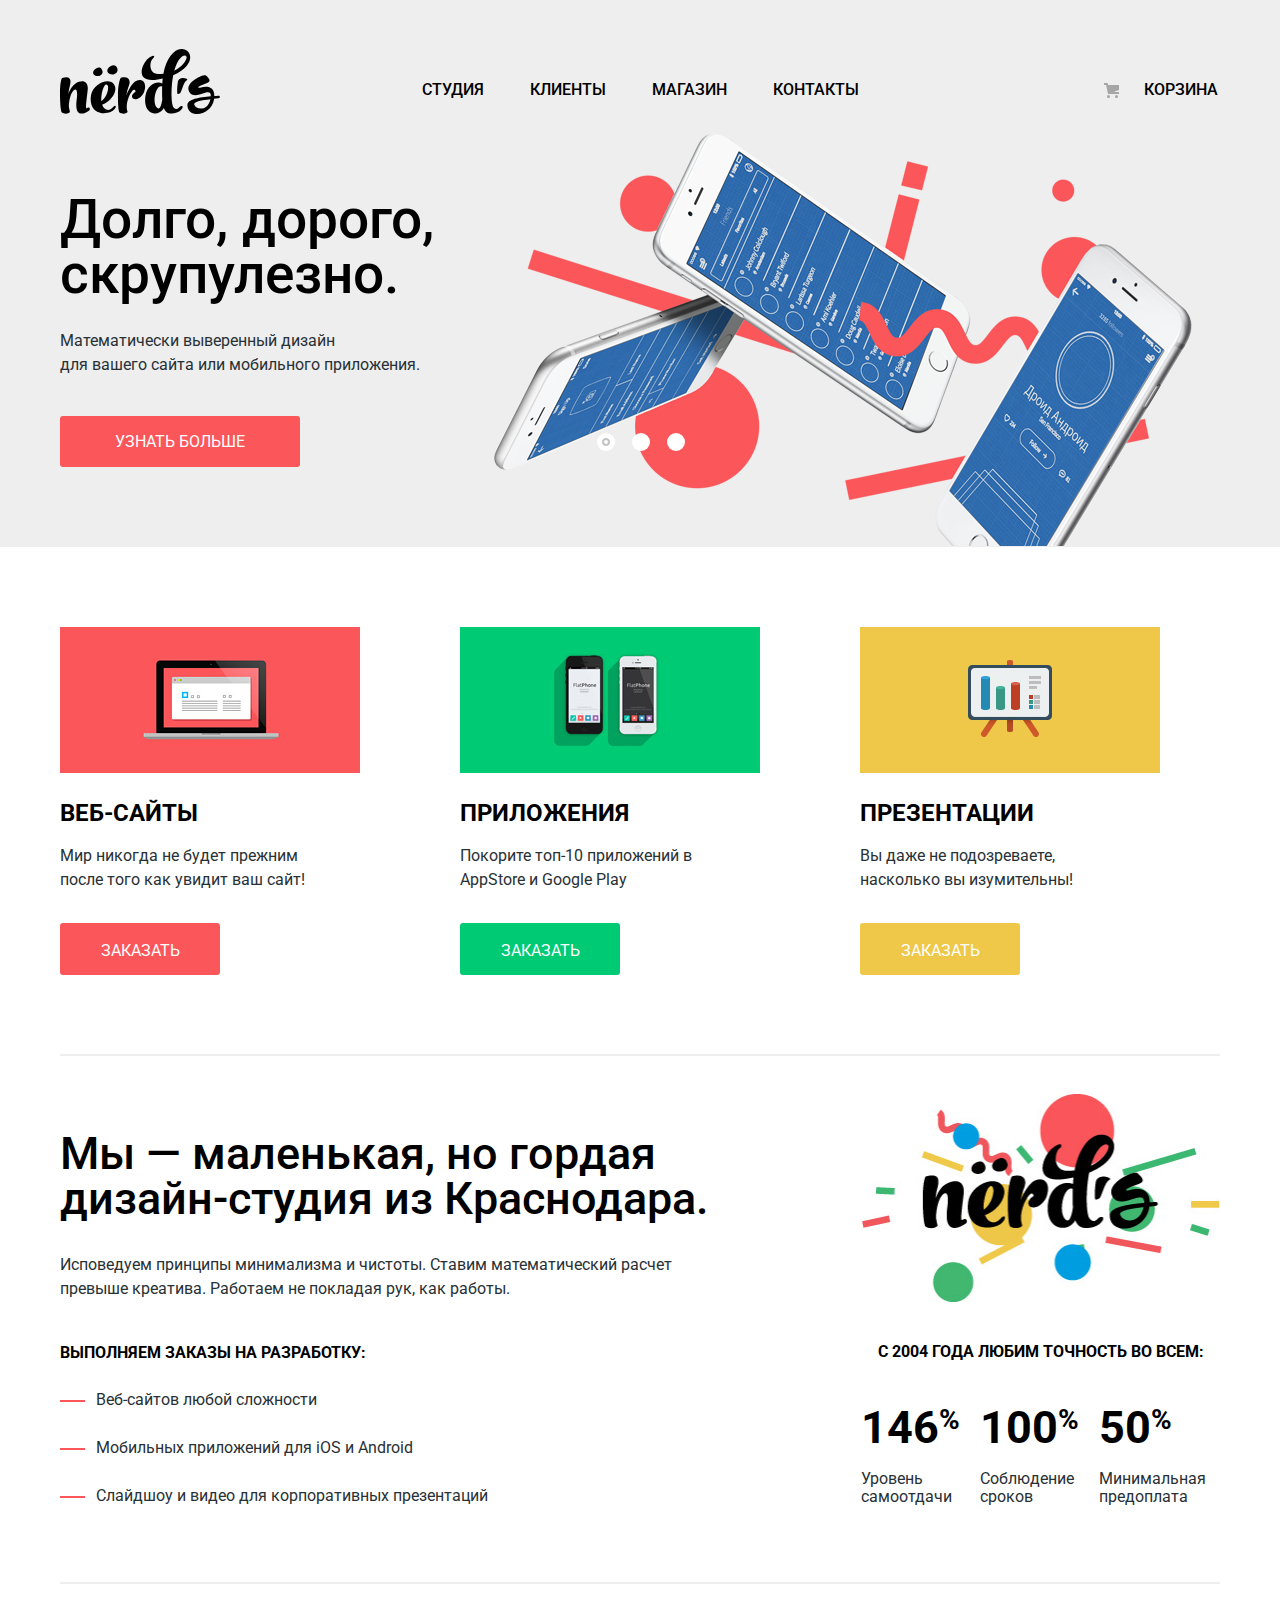
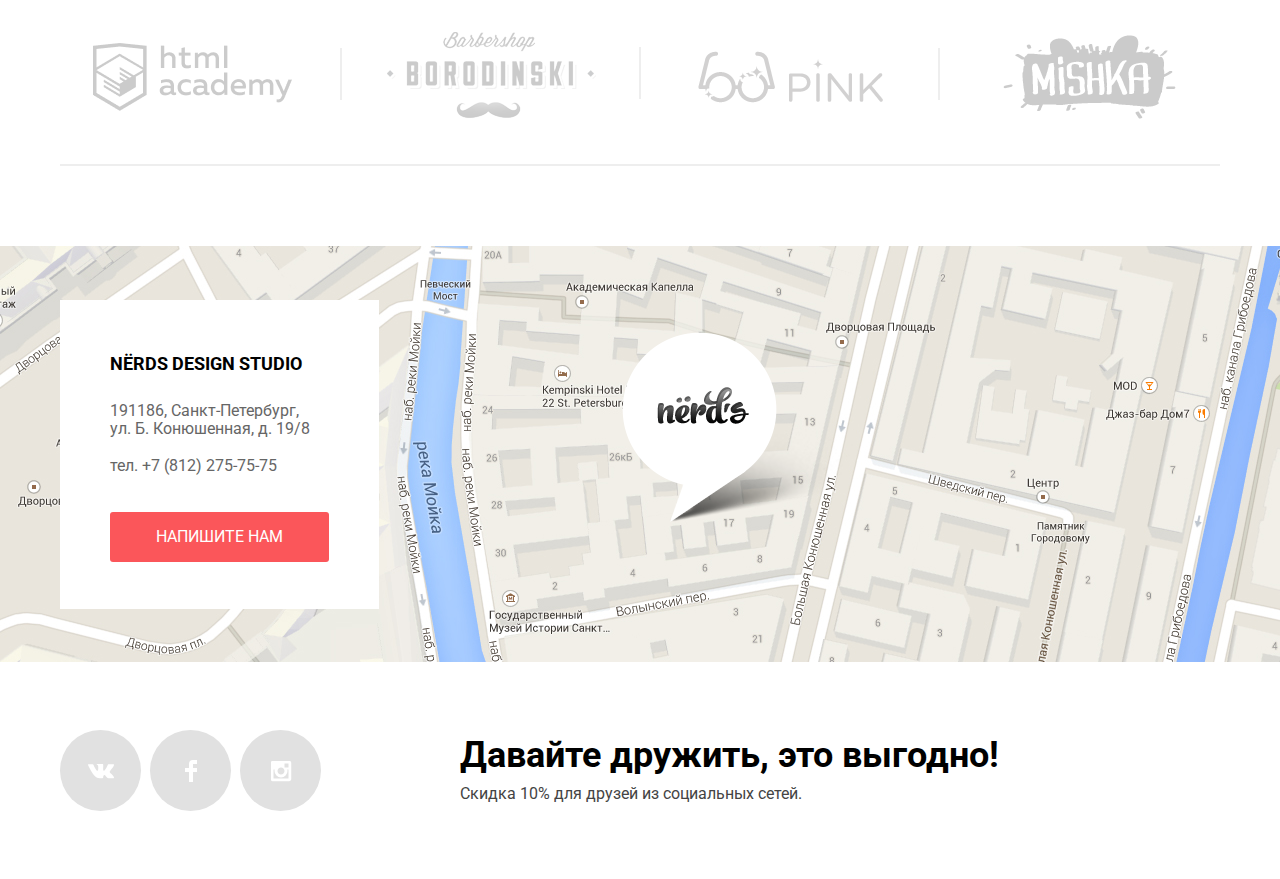
<file: index.html>
<!DOCTYPE html>
<html class="page" lang="ru">
  <head>
    <meta charset="utf-8">
    <title>HTML Academy: Нёрдс</title>
    <link href="https://fonts.googleapis.com/css2?family=Roboto:wght@400;500;700&display=swap" rel="stylesheet">
    <link href="css/normalize.min.css" rel="stylesheet">
    <link href="css/style.min.css" rel="stylesheet">
  </head>

  <body class="page-body">
    <header class="main-header">
      <div class="inner">
        <nav class="main-navigation">
          <a class="main-header-logo">
            <img src="img/nerds-logo.svg" width="160" height="65" alt="Логотип дизайн-студии «Nerds»">
          </a>
          <ul class="site-navigation">
            <li class="site-navigation-item"><a class="site-navigation-link" href="blank.html">Студия</a></li>
            <li class="site-navigation-item"><a class="site-navigation-link" href="blank.html">Клиенты</a></li>
            <li class="site-navigation-item"><a class="site-navigation-link" href="catalog.html">Магазин</a></li>
            <li class="site-navigation-item"><a class="site-navigation-link" href="blank.html">Контакты</a></li>
          </ul>
          <a class="cart" href="blank.html">Корзина</a>
        </nav>
      </div>
    </header>

    <main>
      <h1 class="visually-hidden">Дизайн-студия «Nerds»</h1>
      <section class="features">
        <div class="inner">
          <h2 class="visually-hidden">Преимущества</h2>        
          <ul class="features-list">
            <li class="feature-item slide slide-current">
              <h3 class="feature-item-slogan">Долго, дорого,<br>скрупулезно.</h3>
              <p class="feature-item-desc">Математически выверенный дизайн<br>для вашего сайта или мобильного приложения.</p>
              <a class="button learn-more-button" href="#">Узнать больше</a>
            </li>
            <li class="feature-item slide">
              <h3 class="feature-item-slogan">Любим математику<br>как никто другой.</h3>
              <p class="feature-item-desc">Никакого креатива, только математические формулы<br>для расчета идеальных пропорций.</p>
              <a class="button learn-more-button" href="#">Узнать больше</a>
            </li>
            <li class="feature-item slide">
              <h3 class="feature-item-slogan">Только ночь,<br>только хардкор</h3>
              <p class="feature-item-desc">Работать днем, как все? Мы против этого.<br>Ближе к полуночи работа только начинается.</p>
              <a class="button learn-more-button" href="#">Узнать больше</a>
            </li>
          </ul>
          <div class="slider-switches">
            <button class="slider-switch current-switch" type="button" aria-label="Первый слайд"></button>
            <button class="slider-switch" type="button" aria-label="Второй слайд"></button>
            <button class="slider-switch" type="button" aria-label="Третий слайд"></button>
          </div>
        </div>
      </section>

      <section class="services">
        <h2 class="visually-hidden">Услуги</h2>
        <div class="inner">
          <ul class="services-list">
            <li class="service-item">
              <article class="service-card">
                <img class="service-card-img" src="img/illustration-1.png" width="300" height="146" alt="Веб-сайты">
                <h3 class="service-card-title">Веб-сайты</h3>
                <p class="service-card-text">Мир никогда не будет прежним после того как увидит ваш сайт!</p>
                <a class="button button-red" href="#">Заказать</a>
              </article>
            </li>
        
            <li class="service-item">
              <article class="service-card">
                <img class="service-card-img" src="img/illustration-2.png" width="300" height="146" alt="Приложения">
                <h3 class="service-card-title">Приложения</h3>
                <p class="service-card-text">Покорите топ-10 приложений в AppStore и Google Play</p>
                <a class="button button-green" href="#">Заказать</a>
              </article>
            </li>
        
            <li class="service-item">
              <article class="service-card">
                <img class="service-card-img" src="img/illustration-3.png" width="300" height="146" alt="Презентации">
                <h3 class="service-card-title">Презентации</h3>
                <p class="service-card-text">Вы даже не подозреваете, насколько вы изумительны!</p>
                <a class="button button-yellow" href="#">Заказать</a>
              </article>
            </li>
          </ul>
        </div>
      </section>

      <div class="studio-statistics">
        <div class="inner">
          <section class="about-studio">
            <h2 class="visually-hidden">О компании</h2>
            <p class="about-studio-title">Мы&nbsp;&mdash; маленькая, но&nbsp;гордая дизайн-студия из&nbsp;Краснодара.</p>
            <p class="about-studio-text">
              Исповедуем принципы минимализма и&nbsp;чистоты. Ставим математический расчет превыше креатива. Работаем не&nbsp;покладая рук, как работы.
            </p>
            <h3 class="about-studio-list-title">Выполняем заказы на разработку:</h3>
            <ul class="studio-list">
              <li class="studio-list-item">
                Веб-сайтов любой сложности
              </li>
              <li class="studio-list-item">
               Мобильных приложений для iOS и Android
              </li>
              <li class="studio-list-item">
               Слайдшоу и видео для корпоративных презентаций
              </li>
            </ul>
          </section>
        
          <section class="statistics">
            <h2 class="visually-hidden">Показатели</h2>
            <img class="statistics-main-logo" src="img/nerds-illustration.png" width="360" height="208" alt="Логотип студии">
            <h3 class="percent-list-title">С 2004 года любим точность во всем:</h3>
            <ul class="percent-list">
              <li class="percent-item">
                <p class="percent-value">146<sup>%</sup></p>
                <p class="percent-description">Уровень самоотдачи</p>
              </li>
              <li class="percent-item">
                <p class="percent-value">100<sup>%</sup></p>
                <p class="percent-description">Соблюдение сроков</p>
              </li>
              <li class="percent-item">
                <p class="percent-value">50<sup>%</sup></p>
                <p class="percent-description">Минимальная предоплата</p>
              </li>
            </ul>
          </section>
        </div>
      </div>

      <section class="partners">
        <div class="inner">
          <h2 class="visually-hidden">Партнеры</h2>
          <ul class="partners-list">
            <li class="partners-item">
              <a class="partners-link" href="https://htmlacademy.ru/intensive/htmlcss">
                <img class="partner-logo" src="img/logo-1-1.png" width="199" height="68" alt="HTML Academy">
              </a>
            </li>
            <li class="partners-item">
              <a class="partners-link" href="#">
                <img class="partner-logo" src="img/logo-2-2.png" width="209" height="90" alt="Барбершоп">
              </a>
            </li>
            <li class="partners-item">
              <a class="partners-link" href="#">
                <img class="partner-logo" src="img/logo-3-3.png" width="185" height="52" alt="PINK">
              </a>
            </li>
            <li class="partners-item">
              <a class="partners-link" href="#">
                <img class="partner-logo" src="img/logo-4-4.png" width="173" height="84" alt="MISHKA">
              </a>
            </li>
          </ul>
        </div>
      </section>

      <section class="contacts">
        <div class="inner">
        <h2 class="visually-hidden">Контактная информация</h2>
        <iframe src="https://www.google.com/maps/embed?pb=!1m18!1m12!1m3!1d1317.59711710512!2d38.269995651551724!3d55.419983666983484!2m3!1f0!2f0!3f0!3m2!1i1024!2i768!4f13.1!3m3!1m2!1s0x414a9115eaed6e1f%3A0x706f4c659200418b!2z0YPQuy4g0JrQvtC90Y7RiNC10L3QvdCw0Y8sIDE5LCDQkdGA0L7QvdC90LjRhtGLLCDQnNC-0YHQutC-0LLRgdC60LDRjyDQvtCx0LsuLCAxNDAxNzA!5e0!3m2!1sru!2sru!4v1591957918857!5m2!1sru!2sru" height="416" allowfullscreen title="Офис студии по адресу Санкт-Петербург, ул. Б. Конюшенная, д. 19/8"></iframe>
        <img class="map-marker-img" src="img/map-marker.png" width="231" height="190" alt="Маркер">
          <div class="contact-info">
            <h3 class="contact-info-title">N&Euml;rds design studio</h3>
            <address>191186, Санкт-Петербург,<br>ул. Б. Конюшенная, д. 19/8</address>
            <p class="contact-tel"><a class="tel" href="tel:+78122757575">тел. +7 (812) 275-75-75</a></p>
            <a class="button contact-info-button" href="#">Напишите нам</a>
          </div>
        </div>
      </section>
    </main>

    <footer class="main-footer">
      <div class="inner">
        <section class="social">
          <h3 class="visually-hidden">Соцсети</h3>
          <ul class="social-list">
            <li class="social-item">
              <a class="social-link social-link-vk" href="#"><span class="visually-hidden">Vkontakte</span></a>
            </li>
            <li class="social-item">
              <a class="social-link social-link-fb" href="#"><span class="visually-hidden">Facebook</span></a>
            </li>
            <li class="social-item">
              <a class="social-link social-link-insta" href="#"><span class="visually-hidden">Instagram</span></a>
            </li>
          </ul>
        </section>
        <div class="main-footer-slogan">
          <h3 class="footer-slogan-title">Давайте дружить, это выгодно!</h3>
          <p class="footer-slogan-text">Скидка 10% для друзей из социальных сетей.</p>
        </div>
      </div>
    </footer>

    <section class="modal-feedback">
      <h2 class="feedback-form-title">Напишите нам</h2>    
      <form class="feedback-form" action="https://echo.htmlacademy.ru" method="post">
        <div class="feedback-form-fields">
          <p class="field">            
            <label class="field-label" for="appointment-name">Ваше имя:</label>
            <input class="field-input" id="appointment-name" type="text" name="name" placeholder="Имя Фамилия" required>
          </p>
          <p class="field">
            <label class="field-label" for="appointment-email">Ваш email:</label>
            <input class="field-input" id="appointment-email" type="email" name="email" placeholder="email@example.com" required>
          </p>
        </div>
        <p class="field">
          <label class="field-label" for="message-field">Текст письма:</label>
          <textarea class="field-input" id="message-field" name="message" rows="5" cols="100" placeholder="В свободной форме" required></textarea>
          </p>
          <button type="submit" class="button feedback-button">Отправить</button>
      </form>
      <button type="button" class="close-button" aria-label="Закрыть"></button>
    </section>

    <script src="js/script.min.js"></script>
  </body>
</html>
</file>
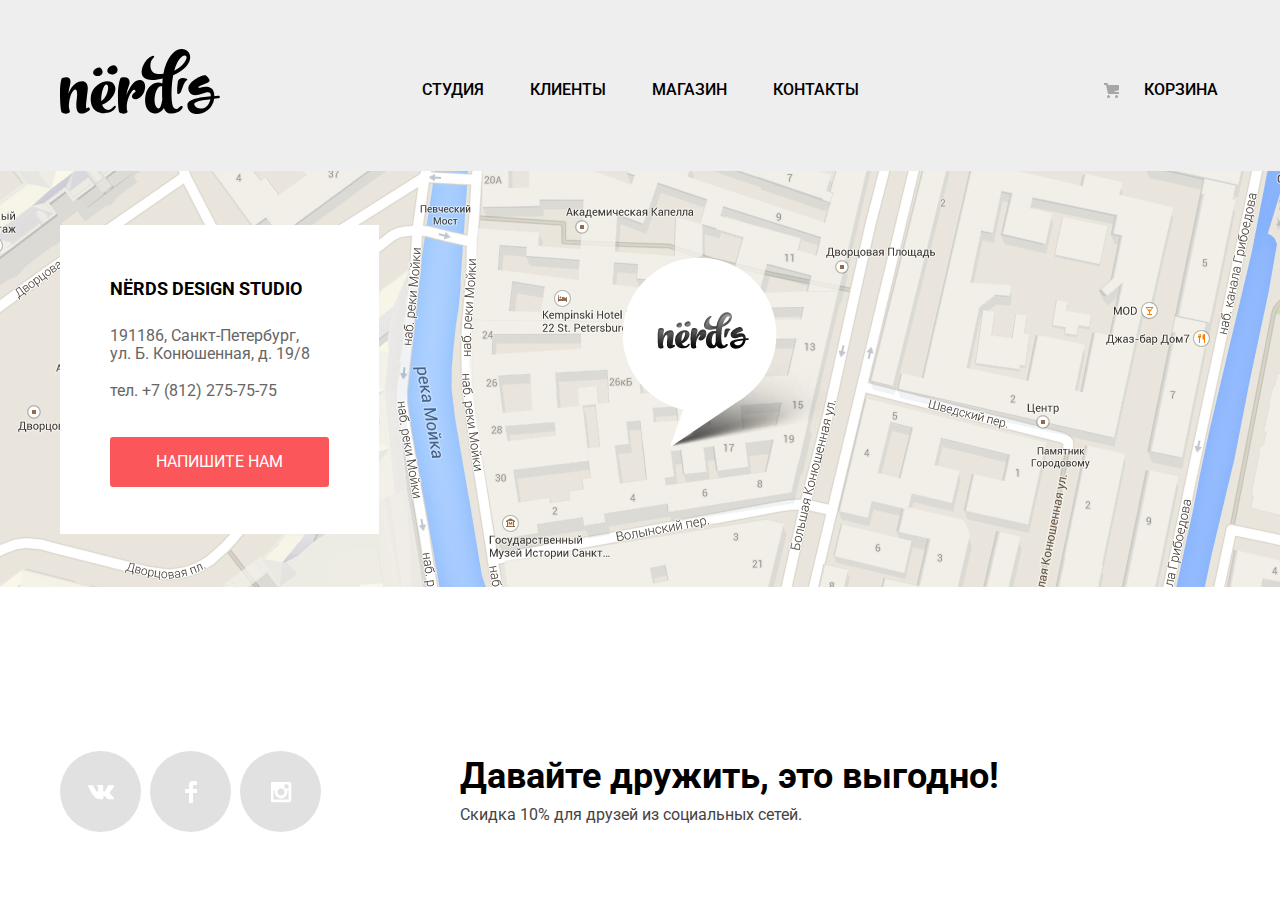
<file: blank.html>
<!DOCTYPE html>
<html class="page" lang="ru">
  <head>
    <meta charset="utf-8">
    <title>HTML Academy: Нёрдс</title>
    <link href="https://fonts.googleapis.com/css2?family=Roboto:wght@400;500;700&display=swap" rel="stylesheet">
    <link href="css/normalize.min.css" rel="stylesheet">
    <link href="css/style.min.css" rel="stylesheet">
  </head>

  <body class="page-body">
    <header class="main-header">
      <div class="inner">
        <nav class="main-navigation">
          <a class="main-header-logo header-logo-link" href="index.html">
            <img src="img/nerds-logo.svg" width="160" height="65" alt="Логотип дизайн-студии «Nerds»">
          </a>
          <ul class="site-navigation">
            <li class="site-navigation-item"><a class="site-navigation-link" href="blank.html">Студия</a></li>
            <li class="site-navigation-item"><a class="site-navigation-link" href="blank.html">Клиенты</a></li>
            <li class="site-navigation-item"><a class="site-navigation-link" href="catalog.html">Магазин</a></li>
            <li class="site-navigation-item"><a class="site-navigation-link" href="blank.html">Контакты</a></li>
          </ul>
          <a class="cart" href="blank.html">Корзина</a>
        </nav>
      </div>
    </header>

    <main>
      <section class="contacts">
        <div class="inner">
        <h2 class="visually-hidden">Контактная информация</h2>
        <iframe src="https://www.google.com/maps/embed?pb=!1m18!1m12!1m3!1d1317.59711710512!2d38.269995651551724!3d55.419983666983484!2m3!1f0!2f0!3f0!3m2!1i1024!2i768!4f13.1!3m3!1m2!1s0x414a9115eaed6e1f%3A0x706f4c659200418b!2z0YPQuy4g0JrQvtC90Y7RiNC10L3QvdCw0Y8sIDE5LCDQkdGA0L7QvdC90LjRhtGLLCDQnNC-0YHQutC-0LLRgdC60LDRjyDQvtCx0LsuLCAxNDAxNzA!5e0!3m2!1sru!2sru!4v1591957918857!5m2!1sru!2sru" height="416" allowfullscreen title="Офис студии по адресу Санкт-Петербург, ул. Б. Конюшенная, д. 19/8"></iframe>
        <img class="map-marker-img" src="img/map-marker.png" width="231" height="190" alt="Маркер">
          <div class="contact-info">
            <h3 class="contact-info-title">N&Euml;rds design studio</h3>
            <address>191186, Санкт-Петербург,<br>ул. Б. Конюшенная, д. 19/8</address>
            <p class="contact-tel"><a class="tel" href="tel:+78122757575">тел. +7 (812) 275-75-75</a></p>
            <a class="button contact-info-button" href="#">Напишите нам</a>
          </div>
        </div>
      </section>
    </main>

    <footer class="main-footer">
      <div class="inner">
        <section class="social">
          <h3 class="visually-hidden">Соцсети</h3>
          <ul class="social-list">
            <li class="social-item">
              <a class="social-link social-link-vk" href="#"><span class="visually-hidden">Vkontakte</span></a>
            </li>
            <li class="social-item">
              <a class="social-link social-link-fb" href="#"><span class="visually-hidden">Facebook</span></a>
            </li>
            <li class="social-item">
              <a class="social-link social-link-insta" href="#"><span class="visually-hidden">Instagram</span></a>
            </li>
          </ul>
        </section>
        <div class="main-footer-slogan">
          <h3 class="footer-slogan-title">Давайте дружить, это выгодно!</h3>
          <p class="footer-slogan-text">Скидка 10% для друзей из социальных сетей.</p>
        </div>
      </div>
    </footer>

    <section class="modal-feedback">
      <h2 class="feedback-form-title">Напишите нам</h2>    
      <form class="feedback-form" action="https://echo.htmlacademy.ru" method="post">
        <div class="feedback-form-fields">
          <p class="field">            
            <label class="field-label" for="appointment-name">Ваше имя:</label>
            <input class="field-input" id="appointment-name" type="text" name="name" placeholder="Имя Фамилия" required>
          </p>
          <p class="field">
            <label class="field-label" for="appointment-email">Ваш email:</label>
            <input class="field-input" id="appointment-email" type="email" name="email" placeholder="email@example.com" required>
          </p>
        </div>
        <p class="field">
          <label class="field-label" for="message-field">Текст письма:</label>
          <textarea class="field-input" id="message-field" name="message" rows="5" cols="100" placeholder="В свободной форме" required></textarea>
          </p>
          <button type="submit" class="button feedback-button">Отправить</button>
      </form>
      <button type="button" class="close-button" aria-label="Закрыть"></button>
    </section>

    <script src="js/script.min.js"></script>
  </body>
</html>
</file>
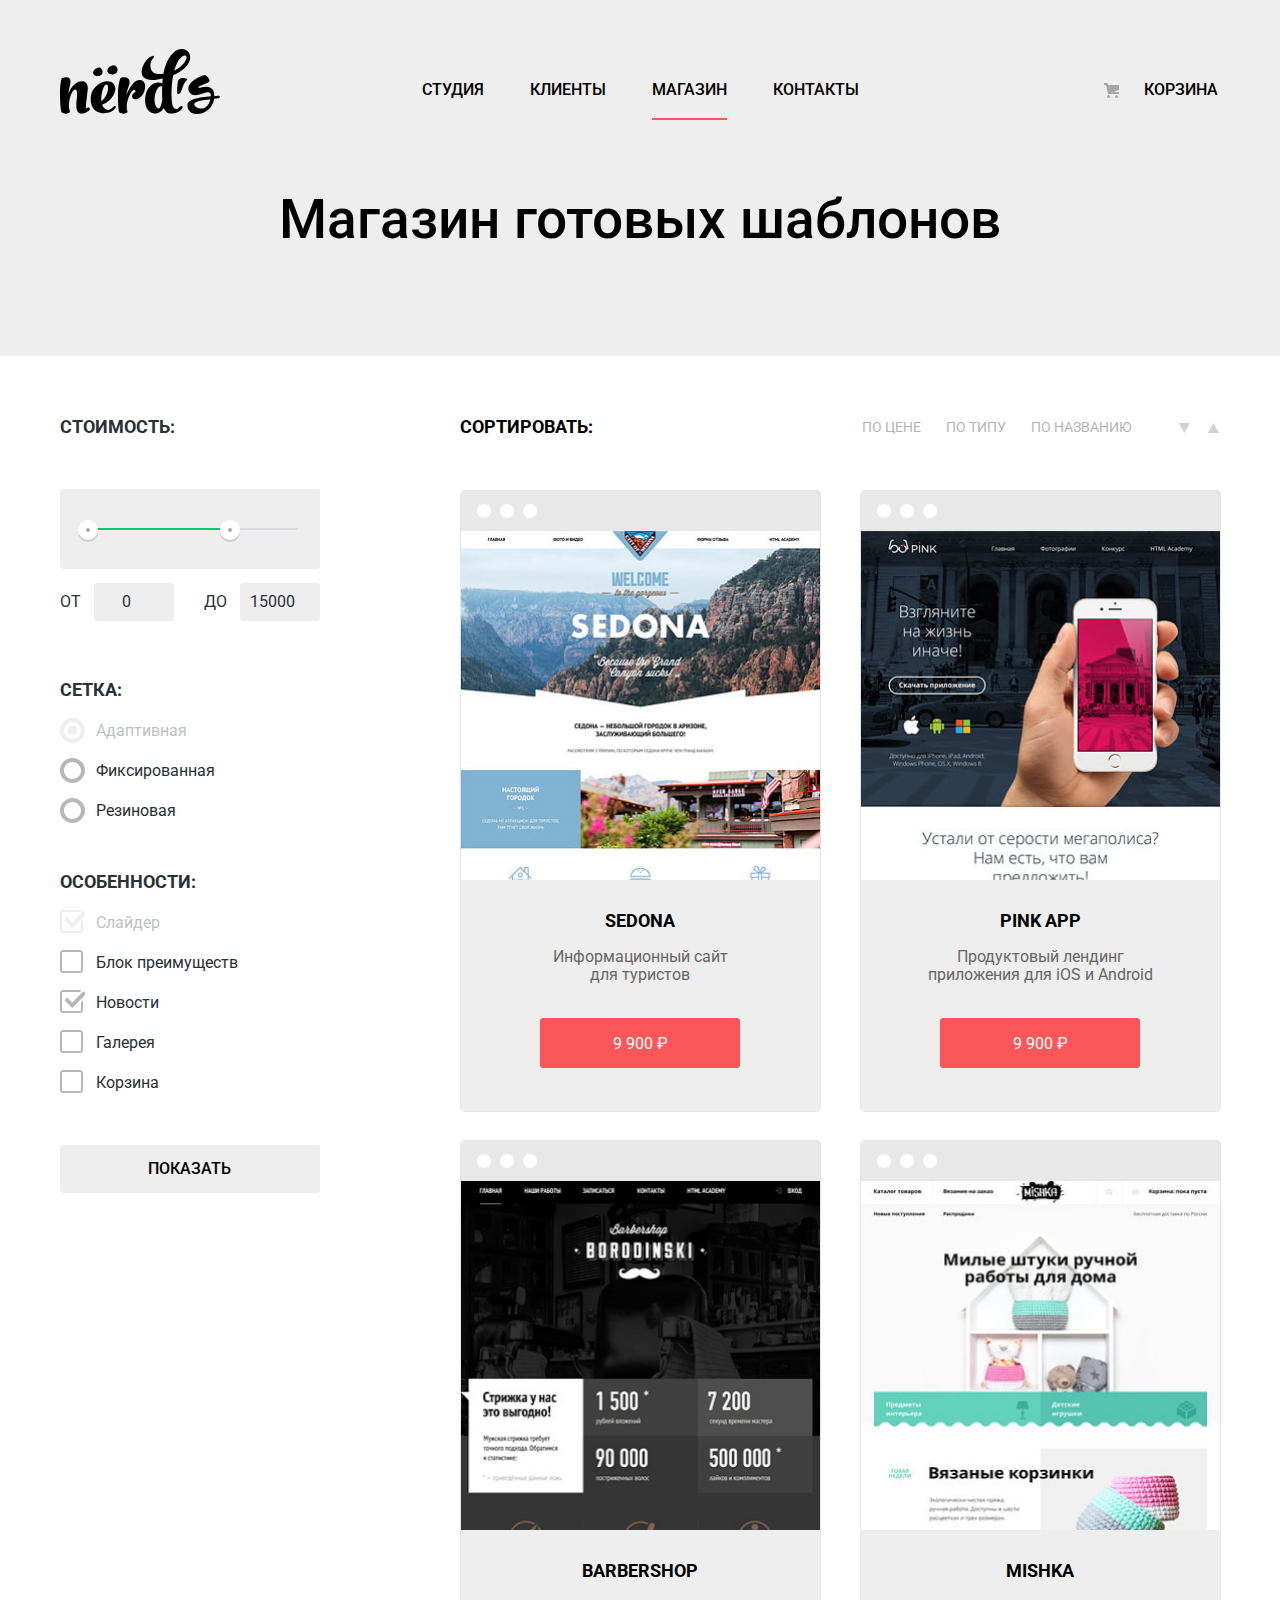
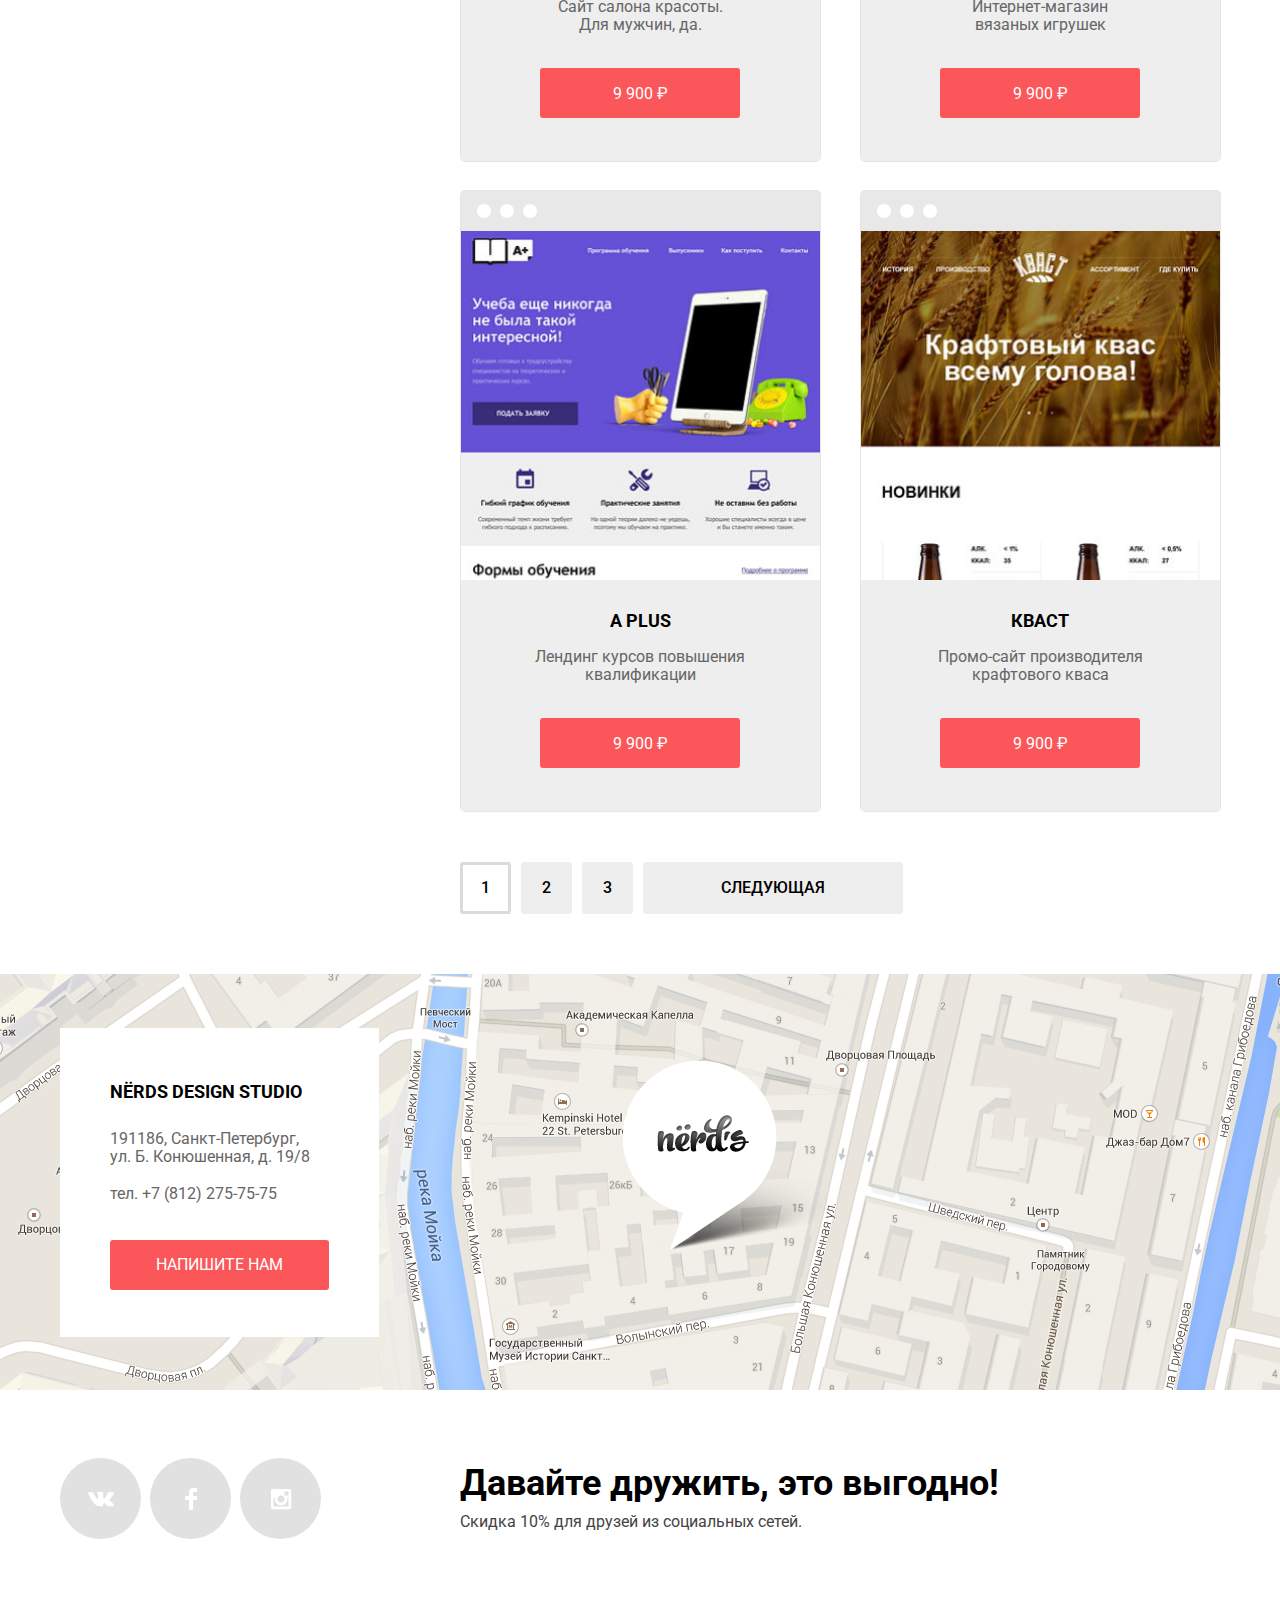
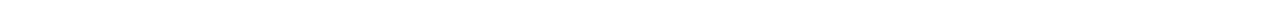
<file: catalog.html>
<!DOCTYPE html>
<html class="page" lang="ru">
  <head>
    <meta charset="utf-8">
    <title>HTML Academy: Нёрдс</title>
    <link href="https://fonts.googleapis.com/css2?family=Roboto:wght@400;500;700&display=swap" rel="stylesheet">
    <link href="css/normalize.min.css" rel="stylesheet">
    <link href="css/style.min.css" rel="stylesheet">
  </head>

  <body class="page-body">
    <header class="main-header">
      <div class="inner">
        <nav class="main-navigation">
          <a class="main-header-logo header-logo-link" href="index.html">
            <img src="img/nerds-logo.svg" width="160" height="65" alt="Логотип дизайн-студии «Nerds»">
          </a>
          <ul class="site-navigation">
            <li class="site-navigation-item"><a class="site-navigation-link" href="blank.html">Студия</a></li>
            <li class="site-navigation-item"><a class="site-navigation-link" href="blank.html">Клиенты</a></li>
            <li class="site-navigation-item "><a class="site-navigation-link active-page" href="catalog.html">Магазин</a></li>
            <li class="site-navigation-item"><a class="site-navigation-link" href="blank.html">Контакты</a></li>
          </ul>
          <a class="cart" href="blank.html">Корзина</a>
        </nav>
        <h1 class="main-navigation-title">Магазин готовых шаблонов</h1>
      </div>
    </header>

    <main>
      <div class="catalog-wrapper">
        <div class="inner">
          <section class="filter">
            <h2 class="visually-hidden">Фильтр товаров</h2>
            <form action="https://echo.htmlacademy.ru" method="get">
              <fieldset class="range-filter fieldset-form">
                <legend>Стоимость:</legend>
                <div class="range">
                  <button class="range-button range-button-min" type="button" aria-label="Левый ползунок"></button>
                  <button class="range-button range-button-max" type="button" aria-label="Правый ползунок"></button>
                  <div class="range-progress">
                    <div class="range-progress-bar"></div>
                  </div>
                </div>
                <div class="range-cost">
                  <p class="range-field">
                    <label class="range-field-label" for="appointment-min-cost">От</label>
                    <input class="range-field-input" id="appointment-min-cost" type="number" min="0" max="15000" name="min-cost" placeholder="0" value="0">          
                  </p>
                  <p class="range-field">
                    <label class="range-field-label" for="appointment-max-cost">До</label>
                    <input class="range-field-input" id="appointment-max-cost" type="number" min="0" max="15000" name="max-cost" placeholder="15000" value="15000">
                  </p>
                </div> 
              </fieldset>

              <fieldset class="radio-button-filter fieldset-form">
                <legend>Сетка:</legend>
                <ul class="filter-radio-list">
                  <li class="filter-radio">
                    <input class="radio-button-input visually-hidden" type="radio" name="option" value="adaptive" id="filter-adaptive" checked disabled>
                    <label class="radio-button-label" for="filter-adaptive">Адаптивная</label>
                  </li>
                  <li class="filter-radio">
                    <input class="radio-button-input visually-hidden" type="radio" name="option" value="fixed" id="filter-fixed">
                    <label class="radio-button-label" for="filter-fixed">Фиксированная</label>               
                  </li>
                  <li class="filter-radio">
                    <input class="radio-button-input visually-hidden" type="radio" name="option" value="rubber" id="filter-rubber">
                    <label class="radio-button-label" for="filter-rubber">Резиновая</label>
                  </li>
                </ul>
              </fieldset>

              <fieldset class="checkbox-filter fieldset-form">
                <legend>Особенности:</legend>
                <ul class="filter-checkbox-list">
                  <li class="filter-checkbox">
                    <input class="checkbox-input visually-hidden" type="checkbox" name="slider" id="filter-slider" checked disabled>
                    <label class="checkbox-label" for="filter-slider">Слайдер</label>
                  </li>
                  <li class="filter-checkbox">
                    <input class="checkbox-input visually-hidden" type="checkbox" name="advantages" id="filter-advantages">
                    <label class="checkbox-label" for="filter-advantages">Блок преимуществ</label>
                  </li>
                  <li class="filter-checkbox">
                    <input class="checkbox-input visually-hidden" type="checkbox" name="news" id="filter-news" checked>
                    <label class="checkbox-label" for="filter-news">Новости</label>
                  </li>
                  <li class="filter-checkbox">
                    <input class="checkbox-input visually-hidden" type="checkbox" name="gallery" id="filter-gallery">
                    <label class="checkbox-label" for="filter-gallery">Галерея</label>
                  </li>
                  <li class="filter-checkbox">
                    <input class="checkbox-input visually-hidden" type="checkbox" name="basket" id="filter-basket">
                    <label class="checkbox-label" for="filter-basket">Корзина</label>
                  </li>
                </ul>
              </fieldset>
              <button class="button filter-button" type="submit">Показать</button>
            </form>
          </section>

          <div class="catalog-sorting">
            <section class="sorting">
            <h3 class="sorting-list-title">Сортировать:</h3>
              <ul class="sorting-list">
                <li class="sorting-item">
                  <a class="sorting-link" href="#">По цене</a>
                </li>
                <li class="sorting-item">
                  <a class="sorting-link" href="#">По типу</a>
                </li>
                <li class="sorting-item">
                  <a class="sorting-link" href="#">По названию</a>
                </li>
              </ul>
              <ul class="sorting-list-buttons">
                <li class="sorting-button">
                  <a class="button-down-link" href="#"><span class="visually-hidden">По убыванию</span></a>
                </li>
                <li class="sorting-button">
                  <a class="button-up-link" href="#"><span class="visually-hidden">По возрастанию</span></a>
                </li>
              </ul>
            </section>

            <section class="catalog">
              <h2 class="visually-hidden">Список шаблонов</h2>
              <ul class="catalog-list">
                <li class="catalog-item">
                  <article class="catalog-card">
                    <a class="catalog-card-link" href="#">
                      <img class="catalog-card-img" src="img/img-sedona.jpg" width="360" height="576" alt="Шаблон Седона">
                    </a>
                    <div class="catalog-card-content">
                      <h3 class="catalog-card-title"><a class="catalog-title-link" href="#">Sedona</a></h3>
                      <p class="catalog-card-desc">Информационный сайт<br>для туристов</p>
                      <a class="button price-button" href="#">9&nbsp;900&nbsp;₽</a>
                    </div>
                  </article>          
                </li>
                <li class="catalog-item">
                  <article class="catalog-card">
                    <a class="catalog-card-link" href="#">
                      <img class="catalog-card-img" src="img/img-pink.jpg" width="358" height="578" alt="Шаблон Пинк">
                    </a>
                    <div class="catalog-card-content">
                      <h3 class="catalog-card-title"><a class="catalog-title-link" href="#">Pink app</a></h3>
                      <p class="catalog-card-desc">Продуктовый лендинг<br>приложения для iOS и Android</p>
                      <a class="button price-button" href="#">9&nbsp;900&nbsp;₽</a>
                    </div>
                  </article>
                </li>
                <li class="catalog-item">
                  <article class="catalog-card">
                    <a class="catalog-card-link" href="#">
                      <img class="catalog-card-img" src="img/img-barbershop.jpg" width="358" height="578" alt="Шаблон Барбершоп">
                    </a>
                    <div class="catalog-card-content">
                      <h3 class="catalog-card-title"><a class="catalog-title-link" href="#">Barbershop</a></h3>
                      <p class="catalog-card-desc">Сайт салона красоты.<br>Для мужчин, да.</p>
                     <a class="button price-button" href="#">9&nbsp;900&nbsp;₽</a>
                    </div>
                  </article>
                </li>
                <li class="catalog-item">
                  <article class="catalog-card">
                    <a class="catalog-card-link" href="#">
                     <img class="catalog-card-img" src="img/img-mishka.jpg" width="358" height="578" alt="Шаблон Мишка">
                    </a>
                    <div class="catalog-card-content">
                      <h3 class="catalog-card-title"><a class="catalog-title-link" href="#">Mishka</a></h3>
                      <p class="catalog-card-desc">Интернет-магазин<br>вязаных игрушек</p>
                      <a class="button price-button" href="#">9&nbsp;900&nbsp;₽</a>
                    </div>
                  </article>
                </li>
                <li class="catalog-item">
                  <article class="catalog-card">
                    <a class="catalog-card-link" href="#">
                      <img class="catalog-card-img" src="img/img-aplus.jpg" width="358" height="578" alt="Шаблон Аплюс">
                    </a>
                    <div class="catalog-card-content">
                      <h3 class="catalog-card-title"><a class="catalog-title-link" href="#">A plus</a></h3>
                      <p class="catalog-card-desc">Лендинг курсов повышения<br>квалификации</p>
                      <a class="button price-button" href="#">9&nbsp;900&nbsp;₽</a>
                    </div>
                  </article>
                </li>
                <li class="catalog-item">
                  <article class="catalog-card">
                    <a class="catalog-card-link" href="#">
                      <img class="catalog-card-img" src="img/img-kvast.jpg" width="358" height="578" alt="Шаблон Кваст">
                    </a>
                    <div class="catalog-card-content">
                      <h3 class="catalog-card-title"><a class="catalog-title-link" href="#">Кваст</a></h3>
                      <p class="catalog-card-desc">Промо-сайт производителя<br>крафтового кваса</p>
                      <a class="button price-button" href="#">9&nbsp;900&nbsp;₽</a>
                    </div>
                  </article>
                </li>
              </ul>
            </section>

            <nav class="pagination" aria-label="Нумерация страниц">
              <ul class="pagination-list">
                <li class="pagination-item pagination-active">
                  <a class="pagination-link pagination-link-active" href="/page-1" aria-label="Первая страница">1</a>
                </li>
                <li class="pagination-item">
                  <a class="pagination-link" href="/page-2" aria-label="Вторая страница">2</a>
                </li>
                <li class="pagination-item">
                  <a class="pagination-link" href="/page-3" aria-label="Третья страница">3</a>
                </li>
                <li class="pagination-item">
                  <a class="pagination-link next-page-link" href="/next-page" aria-label="Следующая страница">Следующая</a>
                  </li>
               </ul>
            </nav>
        </div>
        </div>
      </div>
       
      <section class="contacts">
        <div class="inner">
        <h2 class="visually-hidden">Контактная информация</h2>
        <iframe src="https://www.google.com/maps/embed?pb=!1m18!1m12!1m3!1d1317.59711710512!2d38.269995651551724!3d55.419983666983484!2m3!1f0!2f0!3f0!3m2!1i1024!2i768!4f13.1!3m3!1m2!1s0x414a9115eaed6e1f%3A0x706f4c659200418b!2z0YPQuy4g0JrQvtC90Y7RiNC10L3QvdCw0Y8sIDE5LCDQkdGA0L7QvdC90LjRhtGLLCDQnNC-0YHQutC-0LLRgdC60LDRjyDQvtCx0LsuLCAxNDAxNzA!5e0!3m2!1sru!2sru!4v1591957918857!5m2!1sru!2sru" height="416" allowfullscreen title="Офис студии по адресу Санкт-Петербург, ул. Б. Конюшенная, д. 19/8"></iframe>
          <img class="map-marker-img" src="img/map-marker.png" width="231" height="190" alt="Маркер">
          <div class="contact-info">
            <h3 class="contact-info-title">N&Euml;rds design studio</h3>
            <address>191186, Санкт-Петербург,<br>ул. Б. Конюшенная, д. 19/8</address>
            <p class="contact-tel"><a class="tel" href="tel:+78122757575">тел. +7 (812) 275-75-75</a></p>
            <a class="button contact-info-button" href="#">Напишите нам</a>
          </div>
        </div>
      </section>
    </main>

    <footer class="main-footer">
      <div class="inner">
        <section class="social">
          <h3 class="visually-hidden">Соцсети</h3>
          <ul class="social-list">
           <li class="social-item">
              <a class="social-link social-link-vk" href="#"><span class="visually-hidden">Vkontakte</span></a>
            </li>
            <li class="social-item">
              <a class="social-link social-link-fb" href="#"><span class="visually-hidden">Facebook</span></a>
            </li>
            <li class="social-item">
              <a class="social-link social-link-insta" href="#"><span class="visually-hidden">Instagram</span></a>
            </li>
          </ul>
        </section>
        <div class="main-footer-slogan">
          <h3 class="footer-slogan-title">Давайте дружить, это выгодно!</h3>
          <p class="footer-slogan-text">Скидка 10% для друзей из социальных сетей.</p>
        </div>
      </div>
    </footer>

    <section class="modal-feedback">
      <h2 class="feedback-form-title">Напишите нам</h2>       
      <form class="feedback-form" action="https://echo.htmlacademy.ru" method="post">
        <div class="feedback-form-fields">
          <p class="field">
            <label class="field-label" for="appointment-name">Ваше имя:</label>
            <input class="field-input" id="appointment-name" type="text" name="name" placeholder="Имя Фамилия" required>
          </p>
          <p class="field">
            <label class="field-label" for="appointment-email">Ваш email:</label>
            <input class="field-input" id="appointment-email" type="email" name="email" placeholder="email@example.com" required>
          </p>
        </div>
        <p class="field">
          <label class="field-label" for="message-field">Текст письма:</label>
          <textarea class="field-input" id="message-field" name="message" rows="5" cols="100" placeholder="В свободной форме" required></textarea>
        </p>
        <button type="submit" class="button feedback-button">Отправить</button>
      </form>
      <button type="button" class="close-button" aria-label="Закрыть"></button>
    </section>

    <script src="js/script.min.js"></script>
  </body>
</html>
</file>
<file: css/style.min.css>
@-webkit-keyframes bounce {
    0% {
        transform: translateY(-2000px)
    }

    70% {
        transform: translateY(30px)
    }

    90% {
        transform: translateY(-10px)
    }

    to {
        transform: translateY(0)
    }
}

@keyframes bounce {
    0% {
        transform: translateY(-2000px)
    }

    70% {
        transform: translateY(30px)
    }

    90% {
        transform: translateY(-10px)
    }

    to {
        transform: translateY(0)
    }
}

@-webkit-keyframes shake {
    0%,to {
        transform: translateX(0)
    }

    10%,30%,50%,70%,90% {
        transform: translateX(-10px)
    }

    20%,40%,60%,80% {
        transform: translateX(10px)
    }
}

@keyframes shake {
    0%,to {
        transform: translateX(0)
    }

    10%,30%,50%,70%,90% {
        transform: translateX(-10px)
    }

    20%,40%,60%,80% {
        transform: translateX(10px)
    }
}

:root {
    --black-text: #000000;
    --main-text-color: #283136;
    --main-white: #FFFFFF;
    --button-color-red: #FB565A;
    --focus-red: #e74246;
    --dark-red: #D7373B;
    --button-color-green: #00CA74;
    --focus-green: #00BC6C;
    --button-color-yellow: #EFC849;
    --focus-yellow: #EAB534;
    --background-grey: #EEEEEE;
    --icon-background-color: #E1E1E1;
    --lighter-grey: #DFDFDF;
    --popup-field-color: #D7DCDE;
    --page-border-color: #DBDBDB;
    --light-grey: #D5D5D5;
    --full-line-color: #D7DCDF;
    --field-input-border: #B4B9BB;
    --line-color-grey: #ABABAB;
    --text-color-grey: #666666;
    --filter-background-color: #4D4D4D;
    --text-color-dark-grey: #444444;
    --dark-grey: #231F20;
    --box-shadow: rgba(0, 1, 1, 0.1);
    --box-shadow-opacity: rgba(0, 1, 1, 0.25);
    --box-shadow-opacity-lighter: rgba(0, 0, 0, 0.4);
    --button-opacity: rgba(255, 255, 255, 0.3);
    --black-opacity: rgba(0, 0, 0, 0.3);
    --black-opacity-lighter: rgba(0, 0, 0, 0.15);
    --border-opacity-light: rgba(0, 0, 0, 0.1)
}

body {
    min-width: 1200px;
    font-family: "Roboto",Arial,sans-serif;
    font-size: 16px;
    font-weight: 400;
    line-height: 24px;
    margin: 0;
    padding: 0;
    color: var(--main-text-color);
    background-color: var(--main-white)
}

*,::after,::before {
    box-sizing: border-box
}

a {
    text-decoration: none
}

img {
    max-width: 100%;
    height: auto
}

.visually-hidden:not(:focus):not(:active),input[type=checkbox].visually-hidden,input[type=radio].visually-hidden {
    position: absolute;
    width: 1px;
    height: 1px;
    margin: -1px;
    padding: 0;
    border: 0;
    white-space: nowrap;
    -webkit-clip-path: inset(100%);
    clip-path: inset(100%);
    clip: rect(0 0 0 0);
    overflow: hidden
}

.percent-value sup {
    top: -.5em;
    font-size: 28px
}

.page {
    height: 100%
}

.page-body {
    min-height: 100%;
    display: grid;
    grid-template-rows: -webkit-min-content 1fr -webkit-min-content;
    grid-template-rows: min-content 1fr min-content;
    align-content: start
}

.button {
    display: block;
    padding: 15px 40px;
    font-size: 16px;
    line-height: 18px;
    text-decoration: none;
    text-transform: uppercase;
    text-align: center;
    color: var(--main-white);
    background-color: var(--button-color-red);
    border: 0;
    border-radius: 3px;
    outline: 0;
    cursor: pointer
}

.button:focus,.button:hover {
    background-color: var(--focus-red);
    transition: .2s
}

.button:active {
    background-color: var(--dark-red);
    box-shadow: inset 0 3px 0 var(--box-shadow);
    color: var(--button-opacity)
}

.button-wide {
    width: 100%
}

.button-green,.button-red,.button-yellow {
    width: 160px;
    margin-top: 31px;
    padding-top: 19px
}

.button-green {
    background-color: var(--button-color-green)
}

.button-green:active,.button-green:focus,.button-green:hover {
    background-color: var(--focus-green)
}

.button-yellow {
    background-color: var(--button-color-yellow)
}

.button-yellow:active,.button-yellow:focus,.button-yellow:hover {
    background-color: var(--focus-yellow)
}

.inner {
    width: 1200px;
    margin: 0 auto;
    padding: 0 20px
}

.main-header {
    margin: 0;
    padding: 49px 0 50px;
    background-color: var(--background-grey)
}

.main-header-logo {
    display: block;
    width: 160px;
    height: 65px;
    margin-right: 202px;
    z-index: 1
}

.main-navigation {
    display: flex;
    align-items: flex-start;
    width: 100%;
    list-style: none
}

.main-navigation-title {
    font-size: 55px;
    font-weight: 500;
    line-height: 55px;
    text-align: center;
    color: var(--black-text);
    margin: 0;
    padding: 71px 0 59px;
    background-color: var(--background-grey)
}

.site-navigation {
    display: flex;
    flex-wrap: wrap;
    align-items: flex-start;
    margin-top: 26px;
    margin-right: 245px;
    padding: 0;
    list-style: none
}

.site-navigation-item {
    display: block;
    margin-right: 46px;
    line-height: 30px;
    font-weight: 500;
    font-style: normal;
    text-transform: uppercase
}

.site-navigation-item:last-child {
    margin-right: 0
}

.site-navigation-link {
    color: var(--black-text)
}

.site-navigation-link:hover {
    color: var(--button-color-red)
}

.site-navigation-link:focus {
    color: var(--black-opacity)
}

.cart {
    position: relative;
    display: block;
    margin-top: 26px;
    padding-left: 40px;
    font-style: normal;
    font-weight: 500;
    line-height: 30px;
    text-transform: uppercase;
    color: var(--black-text);
    background-image: url(../img/icons/cart-icon.svg);
    background-repeat: no-repeat;
    background-size: 15px 15px;
    background-position: 0 50%
}

.cart:hover {
    color: var(--button-color-red)
}

.cart:focus {
    color: var(--black-opacity)
}

.site-navigation-item .active-page {
    padding-bottom: 19px;
    border-bottom: 2px solid var(--button-color-red);
    pointer-events: none
}

.features {
    background-color: var(--background-grey)
}

.features .inner {
    position: relative;
    margin-top: -57px;
    margin-bottom: 80px;
    padding: 0 20px
}

.features-list {
    display: block;
    min-height: 431px;
    margin: 0;
    padding: 0;
    list-style: none
}

.feature-item {
    min-height: 431px;
    padding-top: 78px;
    padding-right: 619px;
    padding-bottom: 80px
}

.feature-item-slogan {
    font-size: 55px;
    font-weight: 500;
    line-height: 55px;
    color: var(--black-text);
    margin: 0 0 27px
}

.feature-item-desc {
    margin: 0 0 39px
}

.feature-item-img {
    position: absolute;
    right: 0;
    bottom: 0;
    width: 760px;
    height: 431px
}

.learn-more-button {
    width: 240px;
    padding: 17px 54px 16px
}

.feature-item:nth-child(1),.feature-item:nth-child(2),.feature-item:nth-child(3) {
    background-image: url(../img/nerds-index-slide1.png);
    background-size: 760px 431px;
    background-position: right;
    background-repeat: no-repeat
}

.feature-item:nth-child(2),.feature-item:nth-child(3) {
    background-image: url(../img/nerds-index-slide2.png)
}

.feature-item:nth-child(3) {
    background-image: url(../img/nerds-index-slide3.png)
}

.slide {
    display: none
}

.slide-current {
    display: block
}

.slider-switches {
    position: absolute;
    bottom: 96px;
    left: 557px;
    display: flex;
    justify-content: space-between;
    width: 88px
}

.slider-switch {
    position: relative;
    display: block;
    width: 18px;
    height: 18px;
    padding: 0;
    border: 0;
    border-radius: 50%;
    outline-style: none;
    cursor: pointer
}

.current-switch::before {
    position: absolute;
    content: "";
    transform: translate(-50%,-50%);
    width: 8px;
    height: 8px;
    background-image: url(../img/icons/ellipse-switch.svg);
    border: 0;
    border-radius: 50%
}

.services,.services .inner,.slider-switch {
    background-color: var(--main-white)
}

.services .inner {
    position: relative;
    margin-bottom: 0;
    padding: 0 20px 80px
}

.services .inner::after {
    content: "";
    position: absolute;
    right: 20px;
    bottom: -1px;
    left: 20px;
    height: 2px;
    background-color: var(--background-grey);
    background-repeat: no-repeat
}

.services-list {
    display: flex;
    flex-wrap: wrap;
    margin: 0;
    padding: 0;
    list-style: none
}

.service-item {
    width: 300px;
    margin-right: 100px
}

.service-card-img {
    display: block;
    width: 300px;
    height: 146px;
    margin-bottom: 25px
}

.service-item:nth-child(3n) {
    margin-right: 0
}

.service-card-title {
    margin: 0 0 16px;
    font-size: 24px;
    line-height: 30px;
    text-transform: uppercase;
    color: var(--black-text)
}

.service-card-text {
    padding-right: 40px
}

.studio-statistics {
    background-color: var(--main-white)
}

.studio-statistics .inner {
    position: relative;
    display: flex;
    flex-wrap: nowrap;
    align-items: flex-start;
    padding-top: 39px;
    padding-bottom: 76px
}

.studio-statistics .inner::after {
    content: "";
    position: absolute;
    right: 20px;
    bottom: 0;
    left: 20px;
    height: 2px;
    background-color: var(--background-grey);
    background-repeat: no-repeat
}

.about-studio {
    display: block;
    margin-right: 130px;
    padding-top: 37px
}

.about-studio-title {
    font-size: 45px;
    font-weight: 500;
    line-height: 45px;
    color: var(--black-text);
    margin: 0 0 32px;
    padding: 0
}

.about-studio-text {
    margin: 0 0 40px;
    padding: 0
}

.about-studio-list-title {
    font-size: 16px;
    font-weight: 700;
    text-transform: uppercase;
    color: var(--black-text);
    margin: 0 0 23px;
    padding: 0
}

.studio-list {
    margin: 0;
    padding: 0;
    list-style: none
}

.studio-list-item {
    position: relative;
    margin-bottom: 24px;
    padding-left: 36px
}

.studio-list-item:nth-child(3) {
    margin: 0
}

.studio-list-item::before {
    content: "";
    position: absolute;
    top: 12px;
    left: 0;
    width: 25px;
    height: 2px;
    background-color: var(--button-color-red)
}

.statistics,.statistics-main-logo {
    display: block;
    width: 360px
}

.statistics-main-logo {
    height: 208px;
    margin: 0 0 38px
}

.percent-list-title {
    font-size: 16px;
    font-weight: 700;
    text-align: center;
    text-transform: uppercase;
    color: var(--black-text);
    margin-top: 0;
    margin-bottom: 41px;
    padding: 0
}

.percent-list {
    display: flex;
    flex-wrap: wrap;
    align-items: flex-start;
    width: 359px;
    margin: 0;
    padding: 0;
    list-style: none
}

.percent-item {
    width: 109px;
    margin-right: 10px;
    padding: 0
}

.percent-item:last-child {
    margin-right: 0
}

.percent-value {
    margin: 0 0 20px;
    padding: 0;
    color: var(--black-text);
    font-size: 45px;
    font-weight: 700;
    line-height: 45px
}

.percent-description {
    line-height: 18px;
    list-style: none;
    margin: 0;
    padding: 0
}

.partners {
    background-color: var(--main-white)
}

.partners .inner {
    position: relative;
    margin-bottom: 82px;
    padding: 0 20px
}

.partners .inner::after,.partners-item::after {
    content: "";
    position: absolute;
    background-color: var(--background-grey)
}

.partners .inner::after {
    right: 20px;
    bottom: -2px;
    left: 20px;
    height: 2px;
    background-repeat: no-repeat
}

.partners-list {
    display: grid;
    grid-template-columns: 265px 265px 265px 265px;
    -moz-column-gap: 34px;
    column-gap: 34px;
    row-gap: 5px;
    align-items: baseline;
    margin: 0;
    padding: 48px 0 42px;
    list-style: none
}

.partners-item {
    position: relative;
    width: 265px;
    text-align: center
}

.partner-logo {
    display: block;
    opacity: .2
}

.partners-link {
    display: inline-block;
    vertical-align: middle;
    text-align: center
}

.partners-item::after {
    top: 45%;
    right: -17px;
    transform: translate3d(0,-50%,0);
    width: 2px;
    height: 52px
}

.partners-item:nth-child(4n)::after {
    display: none
}

.partner-logo:hover {
    opacity: 1;
    transition: .2s
}

.partner-logo:active,.partner-logo:focus {
    opacity: .1
}

.catalog-wrapper .inner {
    display: grid;
    grid-template-columns: 260px 760px;
    -moz-column-gap: 140px;
    column-gap: 140px;
    margin-top: 56px;
    margin-bottom: 44px;
    background-color: var(--main-white)
}

.catalog-sorting,.filter {
    margin: 0;
    padding: 0
}

.header-logo-link:active,.header-logo-link:focus {
    opacity: .4
}

.fieldset-form legend {
    font-size: 18px;
    font-weight: 700;
    line-height: 30px;
    text-transform: uppercase;
    margin-bottom: 47px;
    padding: 0
}

.checkbox-filter legend,.radio-button-filter legend {
    margin-bottom: 16px
}

.range-filter {
    margin: 0 0 54px;
    padding: 0;
    border: 0
}

.range {
    position: relative;
    height: 41px;
    margin-bottom: 14px;
    padding: 39px 22px 41px 33px;
    background-color: var(--background-grey);
    border-radius: 3px
}

.range .range-button {
    position: absolute;
    top: 31px;
    left: 0;
    width: 4px;
    height: 4px;
    padding: 0;
    background-color: var(--line-color-grey);
    border: 8px solid var(--main-white);
    border-radius: 50%;
    box-shadow: 0 2px 1px var(--black-opacity-lighter);
    cursor: pointer;
    box-sizing: content-box
}

.range .range-button-min {
    left: 18px
}

.range .range-button-max {
    left: 160px
}

.range .range-progress {
    height: 2px;
    background-color: var(--full-line-color)
}

.range .range-progress-bar {
    width: 70%;
    height: 2px;
    background-color: var(--button-color-green)
}

.range-cost {
    display: flex;
    justify-content: space-between
}

.range-field {
    margin: 0
}

.range-field-label {
    line-height: 22px;
    text-transform: uppercase
}

.range-field-input {
    text-align: center;
    color: var(--main-text-color);
    width: 80px;
    margin-left: 9px;
    padding: 8px;
    background-color: var(--background-grey);
    border: 2px solid var(--background-grey);
    border-radius: 3px
}

.radio-button-filter {
    margin: 0 0 26px;
    padding: 0;
    border: 0
}

.filter-radio-list {
    line-height: 20px;
    margin: 0;
    padding: 0;
    list-style: none
}

.filter-radio {
    position: relative;
    margin-bottom: 20px;
    padding-left: 36px
}

.radio-button-input+.radio-button-label::before {
    content: "";
    position: absolute;
    top: -3px;
    left: 0;
    width: 25px;
    height: 25px;
    background-image: url(../img/icons/radio-off.svg);
    background-repeat: no-repeat;
    background-position: 0 0
}

.radio-button-input:checked+.radio-button-label::before {
    background-image: url(../img/icons/radio-on.svg)
}

.checkbox-filter {
    margin: 0;
    padding: 0;
    border: 0
}

.filter-checkbox-list {
    line-height: 20px;
    margin: 0;
    padding: 0;
    list-style: none
}

.filter-checkbox {
    position: relative;
    margin-bottom: 20px;
    padding-left: 36px
}

.checkbox-input+.checkbox-label::before {
    content: "";
    position: absolute;
    top: -3px;
    left: 0;
    width: 25px;
    height: 25px;
    background-image: url(../img/icons/checkbox-off.svg);
    background-repeat: no-repeat;
    background-position: 0 0
}

.checkbox-input:checked+.checkbox-label::before {
    background-image: url(../img/icons/checkbox-on.svg)
}

.checkbox-input+.checkbox-label::before,.radio-button-input+.radio-button-label::before {
    opacity: .4
}

.checkbox-input:hover+.checkbox-label::before,.radio-button-input:hover+.radio-button-label::before {
    opacity: 1
}

.checkbox-input:checked:hover+.checkbox-label::before,.radio-button-input:checked:hover+.radio-button-label {
    opacity: 1
}

.checkbox-input:checked:focus+.checkbox-label::before,.radio-button-input:checked:focus+.radio-button-label::before {
    opacity: 1
}

.checkbox-input:disabled+.checkbox-label,.checkbox-input:disabled+.checkbox-label::before,.radio-button-input:disabled+.radio-button-label,.radio-button-input:disabled+.radio-button-label::before {
    opacity: .3
}

.checkbox-input:checked:disabled+.checkbox-label,.checkbox-input:checked:disabled+.checkbox-label::before,.radio-button-input:checked:disabled+.radio-button-label,.radio-button-input:checked:disabled+.radio-button-label::before {
    opacity: .3
}

.filter-button {
    font-weight: 500;
    color: var(--black-text);
    width: 260px;
    margin-top: 32px;
    padding-right: 89px;
    padding-left: 88px;
    background-color: var(--background-grey)
}

.filter-button:focus,.filter-button:hover {
    color: var(--black-text);
    background-color: var(--lighter-grey)
}

.filter-button:active {
    color: var(--black-opacity);
    background-color: var(--light-grey)
}

.sorting {
    display: flex;
    justify-content: flex-start;
    align-items: center;
    flex-wrap: wrap;
    width: 759px;
    margin: 0 0 48px;
    background-color: var(--main-white)
}

.sorting-list-title {
    font-size: 18px;
    font-weight: 700;
    line-height: 30px;
    text-transform: uppercase;
    margin: 0 auto 0 0;
    padding: 0;
    color: var(--black-text)
}

.sorting-list,.sorting-list-buttons {
    display: flex;
    align-items: center;
    margin: 0;
    padding: 0;
    list-style: none
}

.sorting-item {
    display: block;
    margin: 0 25px 0 0;
    padding: 0;
    font-size: 14px;
    line-height: 18px;
    text-transform: uppercase;
    color: var(--black-text)
}

.sorting-item:nth-child(3n) {
    margin-right: 47px
}

.sorting-list-buttons {
    position: relative
}

.sorting-button {
    margin-right: 18px
}

.sorting-button:last-child {
    margin-right: 0
}

.button-down-link,.button-up-link {
    display: block;
    width: 11px;
    height: 10px;
    margin: 0;
    padding: 0
}

.button-down-link::before,.button-up-link::before {
    position: absolute;
    content: "";
    top: 1px;
    width: 11px;
    height: 10px;
    padding: 0;
    background-image: url(../img/icons/icon-down.svg);
    background-color: var(--main-white);
    opacity: .2
}

.button-up-link::before {
    background-image: url(../img/icons/icon-up.svg)
}

.sorting-link {
    color: var(--black-text);
    opacity: .3
}

.button-down-link:hover::before,.button-up-link:hover::before,.sorting-link:hover {
    opacity: .6
}

.button-down-link:active::before,.button-down-link:focus::before,.button-up-link:active::before,.button-up-link:focus::before,.catalog-card:focus::before,.catalog-card:hover::before,.sorting-link:active,.sorting-link:focus {
    opacity: 1
}

.catalog,.catalog-card::before {
    background-color: var(--main-white)
}

.catalog-list {
    display: grid;
    grid-template-columns: 360px 360px;
    -moz-column-gap: 40px;
    column-gap: 40px;
    margin: 0 0 -24px;
    padding: 0;
    color: var(--black-text);
    list-style: none
}

.catalog-item {
    width: 361px;
    height: 620px;
    margin-bottom: 30px
}

.catalog-card {
    position: relative;
    padding-top: 40px;
    background-color: var(--main-white);
    border: 1px solid var(--border-opacity-light);
    border-radius: 5px
}

.catalog-card::before {
    content: "";
    position: absolute;
    top: 0;
    left: 0;
    width: 100%;
    height: 40px;
    background-image: url(../img/icons/browser.svg);
    opacity: .12;
    cursor: pointer
}

.catalog-card-link {
    display: block;
    width: 100%;
    height: 580px
}

.catalog-card-img {
    width: 100%
}

.catalog-card .catalog-card-content {
    position: absolute;
    top: 389px;
    left: 0;
    width: 100%;
    max-height: 232px;
    padding: 26px 53px 43px 52px;
    text-align: center;
    background-color: var(--background-grey);
    overflow: auto
}

.catalog-card-title {
    font-size: 18px;
    font-weight: 700;
    line-height: 30px;
    text-transform: uppercase;
    text-align: center;
    margin: 0 0 12px
}

.catalog-card-desc {
    line-height: 18px;
    text-transform: none;
    text-align: center;
    margin: 0;
    color: var(--text-color-grey)
}

.price-button {
    display: block;
    width: 200px;
    margin: 34px auto 0;
    padding: 17px 72px 15px
}

.price-button:focus {
    color: var(--main-white)
}

.catalog-card:hover {
    background-color: var(--background-grey);
    box-shadow: 0 6px 15px var(--box-shadow-opacity);
    border-radius: 5px
}

.catalog-card:hover .catalog-card-content {
    display: block;
    cursor: pointer
}

.catalog-title-link {
    color: var(--black-text)
}

.catalog-title-link:active,.catalog-title-link:hover {
    color: var(--button-color-red)
}

.catalog-title-link:focus {
    color: var(--black-opacity)
}

.pagination {
    margin-top: 46px
}

.pagination-list {
    display: flex;
    align-items: flex-start;
    width: 443px;
    padding: 0;
    list-style: none
}

.pagination-item {
    display: block;
    margin-right: 10px
}

.pagination-link {
    display: inline-block;
    vertical-align: middle;
    padding: 17px 21px;
    font-weight: 500;
    line-height: 18px;
    text-transform: uppercase;
    text-align: center;
    color: var(--black-text);
    background-color: var(--background-grey);
    border: 0;
    border-radius: 3px
}

.next-page-link {
    width: 260px;
    margin: 0;
    padding: 17px 76px;
    border: 0
}

.pagination-item:last-child {
    margin-right: 0
}

.next-page-link:hover,.pagination-link:hover {
    background: var(--lighter-grey);
    border: 0
}

.next-page-link:active,.next-page-link:focus,.pagination-link:active,.pagination-link:focus {
    color: var(--black-opacity);
    border: 3px var(--black-opacity);
    box-shadow: inset 0 3px 0 var(--box-shadow)
}

.pagination-link-active,.pagination-link-active:active,.pagination-link-active:focus,.pagination-link-active:hover {
    color: var(--black-text);
    padding: 14px 18px;
    background-color: var(--main-white);
    border: 3px solid var(--page-border-color);
    pointer-events: none
}

.contacts {
    position: relative;
    width: auto;
    height: 416px;
    margin: 0 0 68px;
    padding: 54px 0;
    background-color: var(--background-grey);
    background-image: url(../img/map.png);
    background-repeat: no-repeat;
    background-position: center
}

.contacts iframe {
    position: absolute;
    top: 0;
    left: 0;
    width: 100%;
    border: 0
}

.contact-info {
    position: relative;
    z-index: 1;
    width: 319px;
    padding: 49px 39px 47px 50px;
    background-color: var(--main-white)
}

.contact-info-title {
    margin: 0 0 23px;
    font-style: normal;
    font-size: 18px;
    font-weight: 700;
    line-height: 30px;
    text-transform: uppercase;
    color: var(--black-text)
}

.contact-info address,.contact-tel {
    font-style: normal;
    line-height: 18px;
    margin-bottom: 19px
}

.contact-tel {
    margin-bottom: 37px
}

.contact-info address,.tel {
    color: var(--text-color-grey)
}

.contact-info-button {
    width: 219px;
    padding: 16px 44px
}

.map-marker-img {
    position: absolute;
    top: 86px;
    right: 427px;
    width: 231px;
    height: 190px
}

.main-footer {
    background-color: var(--main-white)
}

.main-footer .inner {
    position: relative;
    margin-bottom: 68px
}

.social {
    margin: 0 139px 0 0;
    padding-left: 20px
}

.main-footer .inner,.social-list {
    display: flex;
    align-items: center;
    padding: 0
}

.social-list {
    flex-wrap: nowrap;
    margin: 0;
    list-style: none
}

.social-item {
    margin-right: 9px
}

.social-link {
    display: block;
    position: relative;
    width: 81px;
    height: 81px;
    color: var(--main-white);
    background-color: var(--icon-background-color);
    border-radius: 50%
}

.feedback-form-fields .field:nth-child(2n),.social-item:nth-child(3n) {
    margin-right: 0
}

.social-link::before {
    content: "";
    position: absolute;
    top: 50%;
    left: 50%;
    transform: translate(-50%,-50%);
    background-repeat: no-repeat;
    background-position: center
}

.social-link-vk::before {
    width: 26px;
    height: 15px;
    background-image: url(../img/icons/vk-icon.svg)
}

.social-link-fb::before {
    width: 12px;
    height: 22px;
    background-image: url(../img/icons/fb-icon.svg)
}

.social-link-insta::before {
    width: 21px;
    height: 21px;
    background-image: url(../img/icons/insta-icon.svg)
}

.social-link:focus,.social-link:hover {
    background-color: var(--button-color-red);
    transition: .2s
}

.social-link:active {
    width: 81px;
    height: 81px;
    color: var(--button-opacity);
    background-color: var(--dark-red);
    box-shadow: inset 0 3px 0 var(--box-shadow);
    border-radius: 50%
}

.social-link:active::before {
    opacity: .3
}

.footer-slogan-title {
    font-size: 36px;
    font-weight: 700;
    line-height: 36px;
    color: var(--black-text);
    margin: 0 0 10px
}

.footer-slogan-text {
    line-height: 22px;
    color: var(--text-color-dark-grey);
    margin: 0
}

.modal-feedback {
    display: none;
    position: fixed;
    top: 0;
    bottom: 180px;
    left: 280px;
    z-index: 5;
    width: 960px;
    height: 590px;
    padding: 63px 99px 84px 100px;
    color: var(--basic-black);
    background-color: var(--main-white);
    box-shadow: 0 20px 40px var(--box-shadow-opacity-lighter)
}

.modal-active {
    display: block;
    -webkit-animation: bounce .6s;
    animation: bounce .6s
}

.modal-error {
    -webkit-animation: shake .6s;
    animation: shake .6s
}

.feedback-form {
    margin: 0;
    padding: 0
}

.feedback-form-title {
    font-size: 45px;
    font-weight: 700;
    line-height: 53px;
    font-style: normal;
    color: var(--black-text);
    margin-top: 0;
    margin-bottom: 37px
}

.feedback-form-fields {
    display: flex;
    margin-top: 0;
    margin-bottom: 34px;
    padding: 0
}

.feedback-form-fields .field {
    width: 360px;
    margin-right: 40px
}

.field {
    display: flex;
    flex-wrap: wrap;
    width: 100%;
    margin: 0;
    padding: 0;
    list-style: none
}

.field-label {
    font-weight: 700;
    line-height: 18px;
    color: var(--black-text);
    margin-bottom: 9px
}

.field-input {
    display: block;
    width: 100%;
    height: 50px;
    line-height: 18px;
    padding: 0 14px;
    color: var(--text-color-dark-grey);
    background-color: var(--main-white);
    border: 2px solid var(--popup-field-color);
    border-radius: 3px
}

textarea.field-input {
    display: block;
    width: 100%;
    height: 118px;
    padding: 16px 14px
}

.field-input:hover {
    border: 2px solid var(--field-input-border)
}

.field-input:focus {
    border: 2px solid var(--black-text)
}

.field-input::-webkit-input-placeholder {
    opacity: .5
}

.field-input::-moz-placeholder {
    opacity: .5
}

.field-input::placeholder {
    opacity: .5
}

.field-input:active::-webkit-input-placeholder,.field-input:focus::-webkit-input-placeholder {
    opacity: 1
}

.field-input:active::-moz-placeholder,.field-input:focus::-moz-placeholder {
    opacity: 1
}

.field-input:active::placeholder,.field-input:focus::placeholder {
    opacity: 1
}

.field-input:invalid {
    color: var(--focus-red);
    border: 2px solid var(--focus-red);
    outline-style: none
}

.feedback-button {
    width: 259px;
    margin-top: 47px;
    padding: 17px 83px 15px
}

.close-button {
    display: block;
    position: absolute;
    top: 78px;
    right: 90px;
    width: 21px;
    height: 21px;
    background: var(--main-white);
    background-image: url(../img/icons/close-cross.svg);
    background-repeat: no-repeat;
    border: 0;
    opacity: .3;
    outline: 0;
    cursor: pointer
}

.close-button:focus,.close-button:hover {
    opacity: 1
}

.close-button:active {
    opacity: .1
}
</file>
